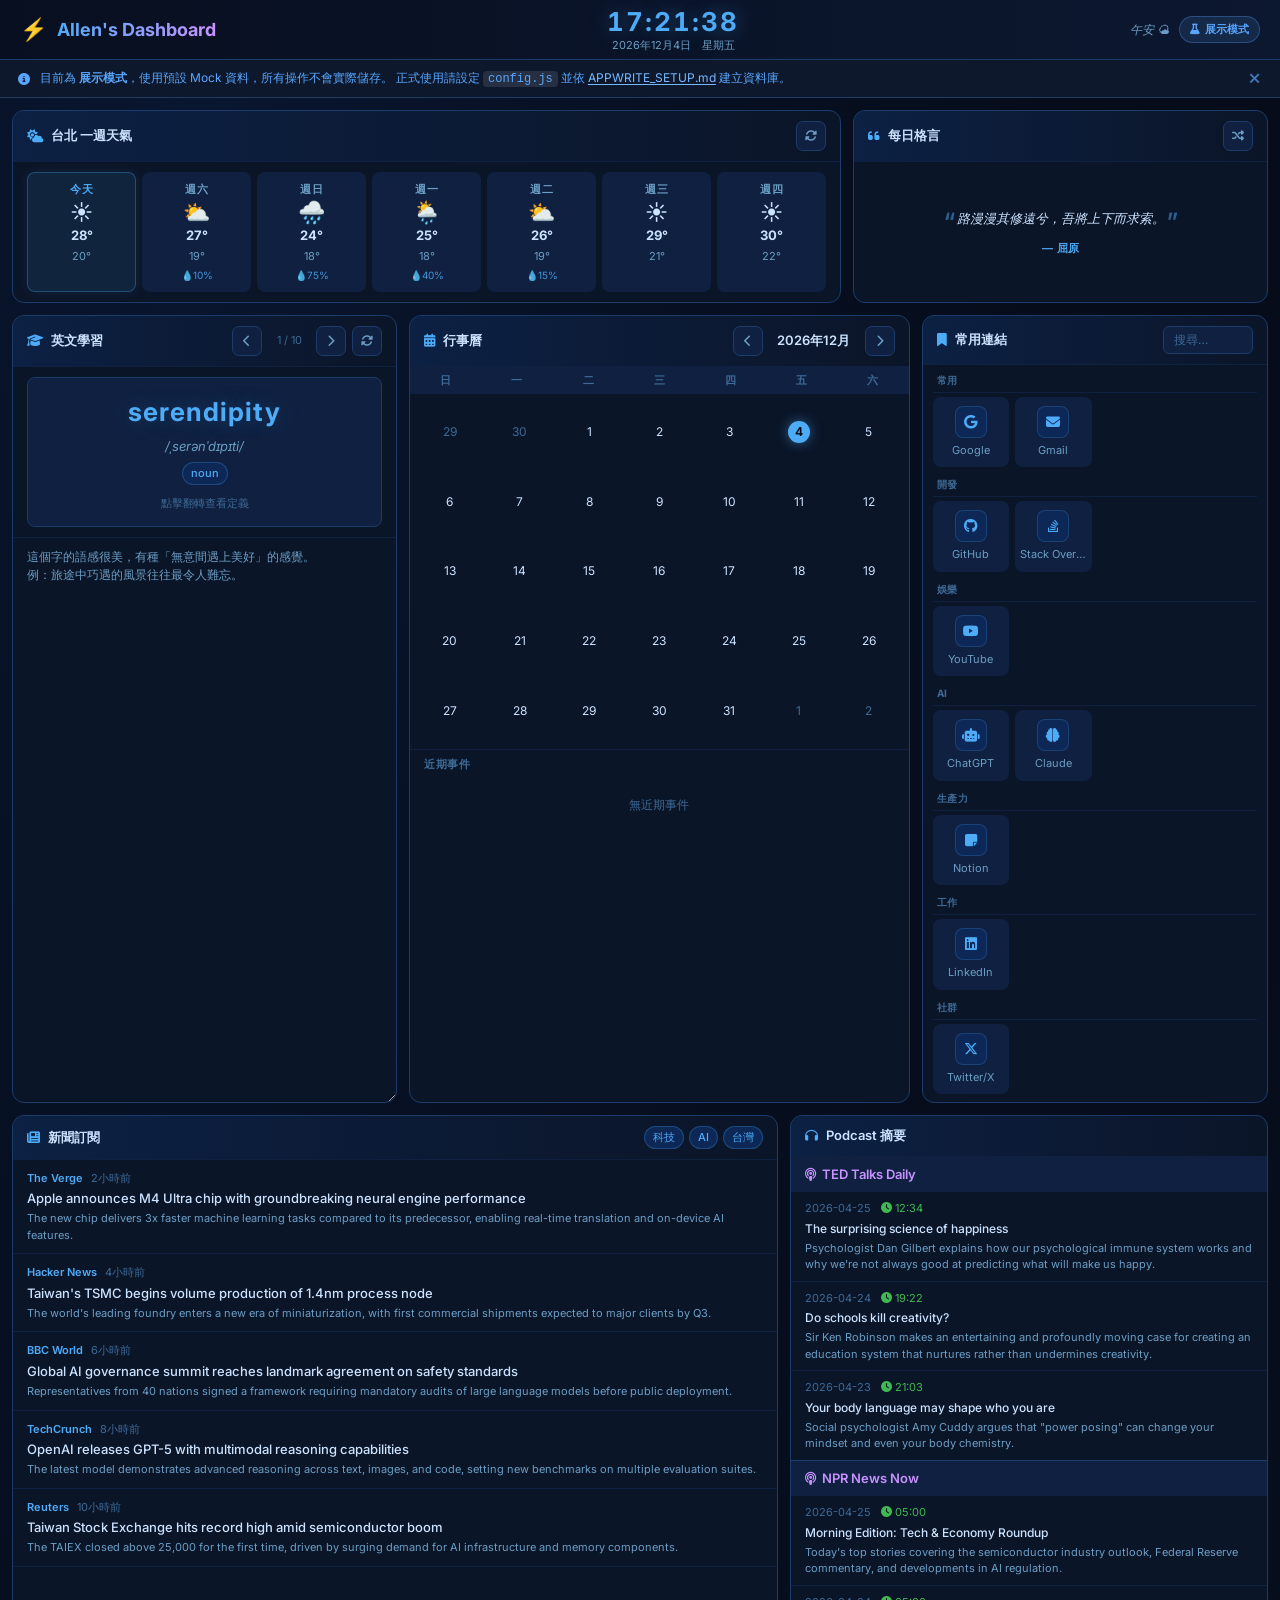
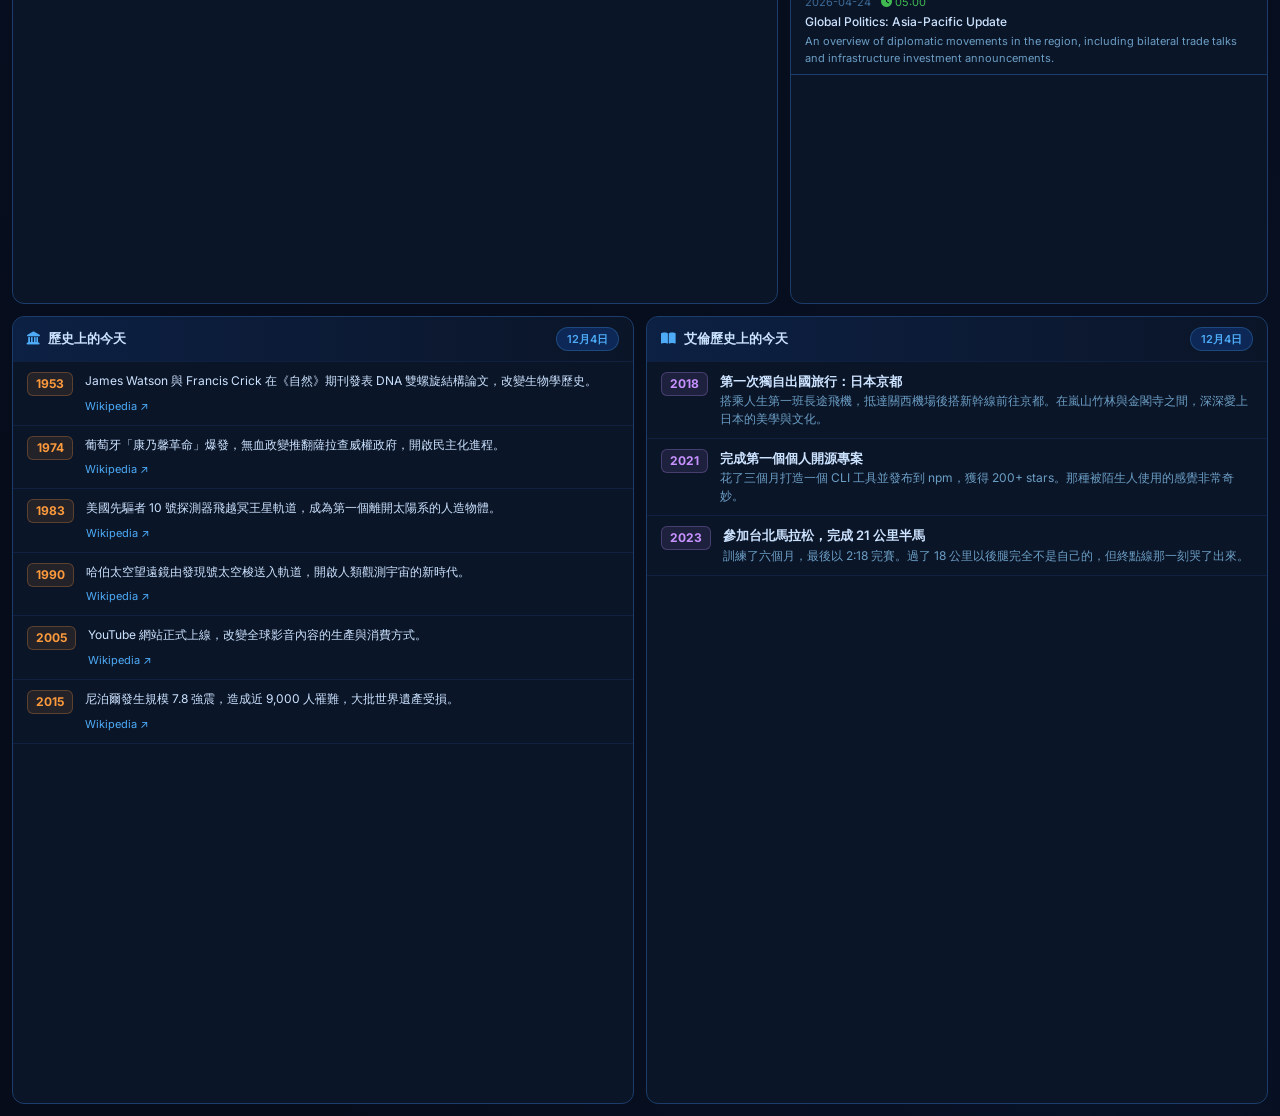
<file: demo.html>
<!DOCTYPE html>
<html lang="zh-TW">
<head>
  <meta charset="UTF-8" />
  <meta name="viewport" content="width=device-width, initial-scale=1.0" />
  <title>Allen's Dashboard — 展示模式</title>
  <link rel="stylesheet" href="style.css" />
  <link rel="preconnect" href="https://fonts.googleapis.com" />
  <link href="https://fonts.googleapis.com/css2?family=Inter:wght@300;400;500;600;700&display=swap" rel="stylesheet" />
  <link rel="stylesheet" href="https://cdnjs.cloudflare.com/ajax/libs/font-awesome/6.5.0/css/all.min.css" />
  <style>
    .db-demo {
      background: rgba(88,166,255,.12);
      color: #58a6ff;
      border-color: rgba(88,166,255,.3);
    }
    .demo-banner {
      display: flex;
      align-items: center;
      gap: 10px;
      padding: 8px 18px;
      background: rgba(88,166,255,.08);
      border-bottom: 1px solid rgba(88,166,255,.25);
      font-size: 12px;
      color: #58a6ff;
      flex-shrink: 0;
    }
    .demo-banner a {
      color: #79b8ff;
      text-decoration: underline;
      text-underline-offset: 2px;
    }
    .demo-banner-close {
      margin-left: auto;
      background: none;
      border: none;
      cursor: pointer;
      color: #58a6ff;
      font-size: 14px;
      opacity: .7;
    }
    .demo-banner-close:hover { opacity: 1; }
  </style>
</head>
<body>
<div id="app">

  <!-- ── HEADER ── -->
  <header class="header">
    <div class="header-brand">
      <span class="brand-bolt">⚡</span>
      <h1>Allen's Dashboard</h1>
    </div>
    <div class="header-clock">
      <div class="clock-time" id="clock">--:--:--</div>
      <div class="clock-date" id="dateInfo">載入中...</div>
    </div>
    <div class="header-right">
      <span class="greeting" id="greeting"></span>
      <span class="db-badge db-demo" title="展示模式：使用預設資料">
        <i class="fas fa-flask"></i> <span>展示模式</span>
      </span>
    </div>
  </header>

  <!-- 展示模式提示列 -->
  <div class="demo-banner" id="demoBanner">
    <i class="fas fa-circle-info"></i>
    <span>目前為 <strong>展示模式</strong>，使用預設 Mock 資料，所有操作不會實際儲存。
      正式使用請設定 <code style="background:rgba(255,255,255,.1);padding:1px 5px;border-radius:4px">config.js</code>
      並依 <a href="APPWRITE_SETUP.md" target="_blank">APPWRITE_SETUP.md</a> 建立資料庫。
    </span>
    <button class="demo-banner-close" onclick="this.parentElement.style.display='none'">✕</button>
  </div>

  <!-- ── MAIN GRID ── -->
  <main class="dashboard">

    <!-- ROW 0 : Weather ｜ Quote -->
    <div class="row row-strip">

      <!-- Weather (demo: mock data) -->
      <section class="card card-weather">
        <div class="card-header">
          <span class="card-title"><i class="fas fa-cloud-sun"></i> <span id="weatherCity">台北 一週天氣</span></span>
          <div class="card-actions">
            <button class="ibtn" id="refreshWeatherBtn" title="重新整理天氣"><i class="fas fa-sync-alt"></i></button>
          </div>
        </div>
        <div class="weather-body" id="weatherBody"></div>
      </section>

      <!-- Daily Quote -->
      <section class="card card-quote">
        <div class="card-header">
          <span class="card-title"><i class="fas fa-quote-left"></i> 每日格言</span>
          <div class="card-actions">
            <button class="ibtn" id="nextQuoteBtn" title="換一則"><i class="fas fa-shuffle"></i></button>
          </div>
        </div>
        <div class="quote-body" id="quoteBody"></div>
      </section>

    </div><!-- /row-strip -->

    <!-- ROW 1 : English ｜ Calendar ｜ Links -->
    <div class="row row-top">

      <!-- English Learning -->
      <section class="card card-english">
        <div class="card-header">
          <span class="card-title"><i class="fas fa-graduation-cap"></i> 英文學習</span>
          <div class="card-actions">
            <button class="ibtn" id="prevWord" title="上一個"><i class="fas fa-chevron-left"></i></button>
            <span class="word-idx" id="wordIdx">1 / 10</span>
            <button class="ibtn" id="nextWord" title="下一個"><i class="fas fa-chevron-right"></i></button>
            <button class="ibtn" id="flipCard" title="翻轉卡片"><i class="fas fa-rotate"></i></button>
          </div>
        </div>
        <div class="flashcard" id="flashcard">
          <div class="fc-inner" id="fcInner">
            <div class="fc-front">
              <div class="fc-word" id="fcWord">serendipity</div>
              <div class="fc-phonetic" id="fcPhonetic">/ˌserənˈdɪpɪti/</div>
              <div class="fc-pos" id="fcPos">noun</div>
              <div class="fc-hint">點擊翻轉查看定義</div>
            </div>
            <div class="fc-back">
              <div class="fc-def" id="fcDef">The occurrence of finding pleasant things by chance.</div>
              <div class="fc-ex" id="fcEx">"It was pure serendipity that led me to my dream job."</div>
            </div>
          </div>
        </div>
        <textarea class="word-notes" id="wordNotes" placeholder="📝 學習筆記（展示模式不儲存）…">這個字的語感很美，有種「無意間遇上美好」的感覺。
例：旅途中巧遇的風景往往最令人難忘。</textarea>
      </section>

      <!-- Calendar -->
      <section class="card card-calendar">
        <div class="card-header">
          <span class="card-title"><i class="fas fa-calendar-alt"></i> 行事曆</span>
          <div class="card-actions">
            <button class="ibtn" id="prevMonth"><i class="fas fa-chevron-left"></i></button>
            <span class="month-lbl" id="monthLbl"></span>
            <button class="ibtn" id="nextMonth"><i class="fas fa-chevron-right"></i></button>
          </div>
        </div>
        <div class="cal-weekdays">
          <span>日</span><span>一</span><span>二</span><span>三</span><span>四</span><span>五</span><span>六</span>
        </div>
        <div class="cal-days" id="calDays"></div>
        <div class="upcoming-hd">近期事件</div>
        <div class="upcoming-list" id="upcomingList"></div>
      </section>

      <!-- Quick Links -->
      <section class="card card-links">
        <div class="card-header">
          <span class="card-title"><i class="fas fa-bookmark"></i> 常用連結</span>
          <div class="card-actions">
            <input type="text" id="linkFilter" placeholder="搜尋…" class="mini-search" />
          </div>
        </div>
        <div class="links-body" id="linksBody"></div>
      </section>

    </div><!-- /row-top -->

    <!-- ROW 2 : News ｜ Podcast -->
    <div class="row row-bottom">

      <!-- News Feed -->
      <section class="card card-news">
        <div class="card-header">
          <span class="card-title"><i class="fas fa-newspaper"></i> 新聞訂閱</span>
          <div class="card-actions">
            <div class="kw-bar" id="kwBar">
              <span class="kw-tag">科技</span>
              <span class="kw-tag">AI</span>
              <span class="kw-tag">台灣</span>
            </div>
          </div>
        </div>
        <div class="news-body" id="newsBody"></div>
      </section>

      <!-- Podcast -->
      <section class="card card-podcast">
        <div class="card-header">
          <span class="card-title"><i class="fas fa-headphones"></i> Podcast 摘要</span>
        </div>
        <div class="podcast-body" id="podcastBody"></div>
      </section>

    </div><!-- /row-bottom -->

    <!-- ROW 3 : 歷史上的今天 ｜ 艾倫歷史上的今天 -->
    <div class="row row-history">

      <!-- World History -->
      <section class="card card-world-history">
        <div class="card-header">
          <span class="card-title"><i class="fas fa-landmark"></i> 歷史上的今天</span>
          <div class="card-actions">
            <span class="date-badge" id="historyDateBadge"></span>
          </div>
        </div>
        <div class="history-body" id="worldHistoryBody"></div>
      </section>

      <!-- Personal History -->
      <section class="card card-personal-history">
        <div class="card-header">
          <span class="card-title"><i class="fas fa-book-open"></i> 艾倫歷史上的今天</span>
          <div class="card-actions">
            <span class="date-badge" id="phDateBadge"></span>
          </div>
        </div>
        <div class="personal-history-body" id="personalHistoryBody"></div>
      </section>

    </div><!-- /row-history -->

  </main>
</div><!-- /#app -->

<script>
'use strict';

// ─── MOCK DATA ───────────────────────────────────────────────────────────────

const VOCAB = [
  { word:'serendipity',   phonetic:'/ˌserənˈdɪpɪti/',  pos:'noun',      def:'The occurrence of finding pleasant things by chance.',                       ex:'It was pure serendipity that led me to my dream job.' },
  { word:'ephemeral',     phonetic:'/ɪˈfemərəl/',       pos:'adjective', def:'Lasting for a very short time; transitory.',                                 ex:'The ephemeral beauty of cherry blossoms makes them precious.' },
  { word:'resilience',    phonetic:'/rɪˈzɪliəns/',      pos:'noun',      def:'The capacity to recover quickly from difficulties.',                         ex:'Her resilience in the face of adversity was truly inspiring.' },
  { word:'eloquent',      phonetic:'/ˈeləkwənt/',       pos:'adjective', def:'Fluent or persuasive in speaking or writing.',                               ex:'He gave an eloquent speech that moved the entire audience.' },
  { word:'tenacious',     phonetic:'/tɪˈneɪʃəs/',       pos:'adjective', def:'Tending to keep a firm hold; persistent.',                                   ex:'She was tenacious in pursuing her goals despite obstacles.' },
  { word:'meticulous',    phonetic:'/mɪˈtɪkjʊləs/',    pos:'adjective', def:'Showing great attention to detail; very careful.',                           ex:'His meticulous notes made revision much easier.' },
  { word:'ubiquitous',    phonetic:'/juːˈbɪkwɪtəs/',   pos:'adjective', def:'Present, appearing, or found everywhere.',                                   ex:'Smartphones have become ubiquitous in modern life.' },
  { word:'paradigm',      phonetic:'/ˈpærədaɪm/',       pos:'noun',      def:'A typical example or pattern; a model.',                                     ex:'The internet created a new paradigm for communication.' },
  { word:'perseverance',  phonetic:'/ˌpɜːsɪˈvɪərəns/', pos:'noun',      def:'Continued effort despite difficulty or delay.',                              ex:'Perseverance is the key to mastering any skill.' },
  { word:'sagacious',     phonetic:'/səˈɡeɪʃəs/',       pos:'adjective', def:'Having or showing keen mental discernment and good judgement.',              ex:'A sagacious investor avoids emotional decisions.' },
];

const MOCK_EVENTS = [
  { id:'e1', title:'團隊週會',         date:'2026-04-25', time:'10:00', note:'準備進度報告',   color:'#58a6ff' },
  { id:'e2', title:'專案截止日',       date:'2026-04-28', time:'18:00', note:'記得備份程式碼', color:'#f85149' },
  { id:'e3', title:'勞動節假期',       date:'2026-05-01', time:'',      note:'',               color:'#3fb950' },
  { id:'e4', title:'季度成果發表',     date:'2026-05-08', time:'14:00', note:'準備簡報',       color:'#bc8cff' },
  { id:'e5', title:'英文讀書會',       date:'2026-05-15', time:'19:30', note:'本週主題：TED',  color:'#d29922' },
  { id:'e6', title:'健康檢查',         date:'2026-05-22', time:'09:00', note:'記得空腹',       color:'#f0883e' },
];

const MOCK_LINKS = [
  { name:'Google',         url:'https://www.google.com',    cat:'常用',  icon:'fab fa-google' },
  { name:'Gmail',          url:'https://mail.google.com',   cat:'常用',  icon:'fas fa-envelope' },
  { name:'GitHub',         url:'https://github.com',        cat:'開發',  icon:'fab fa-github' },
  { name:'Stack Overflow', url:'https://stackoverflow.com', cat:'開發',  icon:'fab fa-stack-overflow' },
  { name:'YouTube',        url:'https://www.youtube.com',   cat:'娛樂',  icon:'fab fa-youtube' },
  { name:'ChatGPT',        url:'https://chat.openai.com',   cat:'AI',    icon:'fas fa-robot' },
  { name:'Claude',         url:'https://claude.ai',         cat:'AI',    icon:'fas fa-brain' },
  { name:'Notion',         url:'https://notion.so',         cat:'生產力', icon:'fas fa-sticky-note' },
  { name:'LinkedIn',       url:'https://linkedin.com',      cat:'工作',  icon:'fab fa-linkedin' },
  { name:'Twitter/X',      url:'https://x.com',             cat:'社群',  icon:'fab fa-x-twitter' },
];

const MOCK_NEWS = [
  {
    source:'The Verge', date:'2小時前',
    title:'Apple announces M4 Ultra chip with groundbreaking neural engine performance',
    desc:'The new chip delivers 3x faster machine learning tasks compared to its predecessor, enabling real-time translation and on-device AI features.',
    url:'#'
  },
  {
    source:'Hacker News', date:'4小時前',
    title:'Taiwan\'s TSMC begins volume production of 1.4nm process node',
    desc:'The world\'s leading foundry enters a new era of miniaturization, with first commercial shipments expected to major clients by Q3.',
    url:'#'
  },
  {
    source:'BBC World', date:'6小時前',
    title:'Global AI governance summit reaches landmark agreement on safety standards',
    desc:'Representatives from 40 nations signed a framework requiring mandatory audits of large language models before public deployment.',
    url:'#'
  },
  {
    source:'TechCrunch', date:'8小時前',
    title:'OpenAI releases GPT-5 with multimodal reasoning capabilities',
    desc:'The latest model demonstrates advanced reasoning across text, images, and code, setting new benchmarks on multiple evaluation suites.',
    url:'#'
  },
  {
    source:'Reuters', date:'10小時前',
    title:'Taiwan Stock Exchange hits record high amid semiconductor boom',
    desc:'The TAIEX closed above 25,000 for the first time, driven by surging demand for AI infrastructure and memory components.',
    url:'#'
  },
];

const MOCK_PODCASTS = [
  {
    name: 'TED Talks Daily',
    episodes: [
      { title:'The surprising science of happiness', date:'2026-04-25', duration:'12:34', desc:'Psychologist Dan Gilbert explains how our psychological immune system works and why we\'re not always good at predicting what will make us happy.' },
      { title:'Do schools kill creativity?', date:'2026-04-24', duration:'19:22', desc:'Sir Ken Robinson makes an entertaining and profoundly moving case for creating an education system that nurtures rather than undermines creativity.' },
      { title:'Your body language may shape who you are', date:'2026-04-23', duration:'21:03', desc:'Social psychologist Amy Cuddy argues that "power posing" can change your mindset and even your body chemistry.' },
    ]
  },
  {
    name: 'NPR News Now',
    episodes: [
      { title:'Morning Edition: Tech & Economy Roundup', date:'2026-04-25', duration:'05:00', desc:'Today\'s top stories covering the semiconductor industry outlook, Federal Reserve commentary, and developments in AI regulation.' },
      { title:'Global Politics: Asia-Pacific Update',    date:'2026-04-24', duration:'05:00', desc:'An overview of diplomatic movements in the region, including bilateral trade talks and infrastructure investment announcements.' },
    ]
  },
];

const MOCK_WORLD_HISTORY = [
  { year: 1953, text: 'James Watson 與 Francis Crick 在《自然》期刊發表 DNA 雙螺旋結構論文，改變生物學歷史。', link: 'https://en.wikipedia.org/wiki/Nucleic_acid_double_helix' },
  { year: 1974, text: '葡萄牙「康乃馨革命」爆發，無血政變推翻薩拉查威權政府，開啟民主化進程。', link: 'https://en.wikipedia.org/wiki/Carnation_Revolution' },
  { year: 1983, text: '美國先驅者 10 號探測器飛越冥王星軌道，成為第一個離開太陽系的人造物體。', link: 'https://en.wikipedia.org/wiki/Pioneer_10' },
  { year: 1990, text: '哈伯太空望遠鏡由發現號太空梭送入軌道，開啟人類觀測宇宙的新時代。', link: 'https://en.wikipedia.org/wiki/Hubble_Space_Telescope' },
  { year: 2005, text: 'YouTube 網站正式上線，改變全球影音內容的生產與消費方式。', link: 'https://en.wikipedia.org/wiki/YouTube' },
  { year: 2015, text: '尼泊爾發生規模 7.8 強震，造成近 9,000 人罹難，大批世界遺產受損。', link: 'https://en.wikipedia.org/wiki/2015_Nepal_earthquake' },
];

const MOCK_PERSONAL_HISTORY = [
  { year: 2018, title: '第一次獨自出國旅行：日本京都', desc: '搭乘人生第一班長途飛機，抵達關西機場後搭新幹線前往京都。在嵐山竹林與金閣寺之間，深深愛上日本的美學與文化。' },
  { year: 2021, title: '完成第一個個人開源專案', desc: '花了三個月打造一個 CLI 工具並發布到 npm，獲得 200+ stars。那種被陌生人使用的感覺非常奇妙。' },
  { year: 2023, title: '參加台北馬拉松，完成 21 公里半馬', desc: '訓練了六個月，最後以 2:18 完賽。過了 18 公里以後腿完全不是自己的，但終點線那一刻哭了出來。' },
];

// ─── CLOCK ───────────────────────────────────────────────────────────────────

const WEEKDAYS = ['日','一','二','三','四','五','六'];
const MONTHS_ZH = ['一月','二月','三月','四月','五月','六月','七月','八月','九月','十月','十一月','十二月'];

function updateClock() {
  const now = new Date();
  const h = String(now.getHours()).padStart(2,'0');
  const m = String(now.getMinutes()).padStart(2,'0');
  const s = String(now.getSeconds()).padStart(2,'0');
  document.getElementById('clock').textContent = `${h}:${m}:${s}`;

  const dateStr = `${now.getFullYear()}年${now.getMonth()+1}月${now.getDate()}日　星期${WEEKDAYS[now.getDay()]}`;
  document.getElementById('dateInfo').textContent = dateStr;

  const hr = now.getHours();
  const greet = hr < 6 ? '深夜好' : hr < 12 ? '早安 ☀️' : hr < 18 ? '午安 🌤' : '晚安 🌙';
  document.getElementById('greeting').textContent = greet;
}

setInterval(updateClock, 1000);
updateClock();

// ─── FLASHCARD ───────────────────────────────────────────────────────────────

let wordIdx = 0;

function renderWord(idx) {
  const v = VOCAB[idx];
  document.getElementById('fcWord').textContent     = v.word;
  document.getElementById('fcPhonetic').textContent = v.phonetic;
  document.getElementById('fcPos').textContent      = v.pos;
  document.getElementById('fcDef').textContent      = v.def;
  document.getElementById('fcEx').textContent       = `"${v.ex}"`;
  document.getElementById('wordIdx').textContent    = `${idx + 1} / ${VOCAB.length}`;
  document.getElementById('flashcard').classList.remove('flipped');
}

document.getElementById('flashcard').addEventListener('click', () => {
  document.getElementById('flashcard').classList.toggle('flipped');
});
document.getElementById('flipCard').addEventListener('click', () => {
  document.getElementById('flashcard').classList.toggle('flipped');
});
document.getElementById('prevWord').addEventListener('click', () => {
  wordIdx = (wordIdx - 1 + VOCAB.length) % VOCAB.length;
  renderWord(wordIdx);
});
document.getElementById('nextWord').addEventListener('click', () => {
  wordIdx = (wordIdx + 1) % VOCAB.length;
  renderWord(wordIdx);
});

renderWord(0);

// ─── CALENDAR ────────────────────────────────────────────────────────────────

const today = new Date();
let calYear  = today.getFullYear();
let calMonth = today.getMonth();

function renderCalendar() {
  document.getElementById('monthLbl').textContent = `${calYear}年${calMonth + 1}月`;

  const firstDay = new Date(calYear, calMonth, 1).getDay();
  const daysInMonth = new Date(calYear, calMonth + 1, 0).getDate();
  const daysInPrev  = new Date(calYear, calMonth, 0).getDate();

  const grid = document.getElementById('calDays');
  grid.innerHTML = '';

  const total = Math.ceil((firstDay + daysInMonth) / 7) * 7;

  for (let i = 0; i < total; i++) {
    const cell = document.createElement('div');
    cell.className = 'cal-day';

    let day, isCurrentMonth = true;
    if (i < firstDay) {
      day = daysInPrev - firstDay + i + 1;
      isCurrentMonth = false;
      cell.classList.add('other-month');
    } else if (i >= firstDay + daysInMonth) {
      day = i - firstDay - daysInMonth + 1;
      isCurrentMonth = false;
      cell.classList.add('other-month');
    } else {
      day = i - firstDay + 1;
    }

    if (isCurrentMonth && day === today.getDate() && calMonth === today.getMonth() && calYear === today.getFullYear()) {
      cell.classList.add('today');
    }

    const dateStr = `${calYear}-${String(calMonth+1).padStart(2,'0')}-${String(day).padStart(2,'0')}`;
    const eventsOnDay = MOCK_EVENTS.filter(e => e.date === dateStr);

    const numEl = document.createElement('div');
    numEl.className = 'day-num';
    numEl.textContent = day;
    cell.appendChild(numEl);

    if (eventsOnDay.length) {
      const dots = document.createElement('div');
      dots.className = 'day-dots';
      eventsOnDay.slice(0, 3).forEach(ev => {
        const dot = document.createElement('div');
        dot.className = 'day-dot';
        dot.style.background = ev.color;
        dots.appendChild(dot);
      });
      cell.appendChild(dots);
    }

    grid.appendChild(cell);
  }

  renderUpcoming();
}

function renderUpcoming() {
  const now = new Date();
  const nowStr = now.toISOString().slice(0, 10);
  const upcoming = MOCK_EVENTS
    .filter(e => e.date >= nowStr)
    .sort((a, b) => a.date.localeCompare(b.date))
    .slice(0, 5);

  const ul = document.getElementById('upcomingList');
  if (!upcoming.length) { ul.innerHTML = '<span class="empty">無近期事件</span>'; return; }

  ul.innerHTML = upcoming.map(ev => {
    const d = new Date(ev.date + 'T00:00:00');
    const label = `${d.getMonth()+1}/${d.getDate()}（${WEEKDAYS[d.getDay()]}）${ev.time ? ' ' + ev.time : ''}`;
    return `<div class="event-row">
      <div class="event-color-bar" style="background:${ev.color}"></div>
      <div class="event-info">
        <div class="event-title-txt">${ev.title}</div>
        <div class="event-date-txt">${label}</div>
      </div>
    </div>`;
  }).join('');
}

document.getElementById('prevMonth').addEventListener('click', () => {
  calMonth--; if (calMonth < 0) { calMonth = 11; calYear--; }
  renderCalendar();
});
document.getElementById('nextMonth').addEventListener('click', () => {
  calMonth++; if (calMonth > 11) { calMonth = 0; calYear++; }
  renderCalendar();
});

renderCalendar();

// ─── LINKS ────────────────────────────────────────────────────────────────────

function renderLinks(filter) {
  const q = (filter || '').toLowerCase();
  const filtered = MOCK_LINKS.filter(l =>
    l.name.toLowerCase().includes(q) || l.cat.toLowerCase().includes(q)
  );

  const byCategory = {};
  filtered.forEach(l => {
    (byCategory[l.cat] = byCategory[l.cat] || []).push(l);
  });

  const body = document.getElementById('linksBody');
  if (!filtered.length) { body.innerHTML = '<div class="empty">無符合結果</div>'; return; }

  body.innerHTML = Object.entries(byCategory).map(([cat, items]) => `
    <div>
      <div class="link-cat-name">${cat}</div>
      <div class="link-items">
        ${items.map(l => `
          <div class="link-item">
            <a href="${l.url}" target="_blank" rel="noopener">
              <div class="link-icon"><i class="${l.icon}"></i></div>
              <div class="link-name">${l.name}</div>
            </a>
          </div>
        `).join('')}
      </div>
    </div>
  `).join('');
}

document.getElementById('linkFilter').addEventListener('input', e => renderLinks(e.target.value));
renderLinks('');

// ─── NEWS ─────────────────────────────────────────────────────────────────────

function renderNews() {
  document.getElementById('newsBody').innerHTML = MOCK_NEWS.map(n => `
    <div class="news-item">
      <div class="news-content">
        <div class="news-meta">
          <span class="news-source">${n.source}</span>
          <span class="news-date">${n.date}</span>
        </div>
        <a class="news-title" href="${n.url}" target="_blank" rel="noopener">${n.title}</a>
        <div class="news-desc">${n.desc}</div>
      </div>
    </div>
  `).join('');
}

renderNews();

// ─── PODCAST ─────────────────────────────────────────────────────────────────

function renderPodcast() {
  document.getElementById('podcastBody').innerHTML = MOCK_PODCASTS.map(pod => `
    <div class="podcast-section">
      <div class="podcast-hd-row">
        <div class="podcast-name"><i class="fas fa-podcast"></i> ${pod.name}</div>
      </div>
      ${pod.episodes.map(ep => `
        <div class="episode-item">
          <div class="ep-meta">
            <span class="ep-date">${ep.date}</span>
            <span class="ep-duration"><i class="fas fa-clock"></i> ${ep.duration}</span>
          </div>
          <a class="ep-title" href="#" onclick="return false">${ep.title}</a>
          <div class="ep-desc">${ep.desc}</div>
        </div>
      `).join('')}
    </div>
  `).join('');
}

renderPodcast();

// ─── WEATHER (demo mock) ──────────────────────────────────────────────────────

const MOCK_WEATHER = [
  { name:'今天', icon:'☀️', hi:28, lo:20, rain:0 },
  { name:'週二', icon:'⛅', hi:27, lo:19, rain:10 },
  { name:'週三', icon:'🌧️', hi:24, lo:18, rain:75 },
  { name:'週四', icon:'🌦️', hi:25, lo:18, rain:40 },
  { name:'週五', icon:'⛅', hi:26, lo:19, rain:15 },
  { name:'週六', icon:'☀️', hi:29, lo:21, rain:0 },
  { name:'週日', icon:'☀️', hi:30, lo:22, rain:0 },
];

(function renderDemoWeather() {
  const body = document.getElementById('weatherBody');
  if (!body) return;
  const now = new Date();
  const days = ['日','一','二','三','四','五','六'];
  const todayName = '今天';
  MOCK_WEATHER.forEach((d, i) => {
    if (i > 0) {
      const dt = new Date(now);
      dt.setDate(dt.getDate() + i);
      d.name = '週' + days[dt.getDay()];
    }
  });
  body.innerHTML = `<div class="weather-days">${
    MOCK_WEATHER.map((d,i) => `
      <div class="weather-day${i===0?' today':''}">
        <div class="wd-name">${d.name}</div>
        <div class="wd-icon">${d.icon}</div>
        <div class="wd-hi">${d.hi}°</div>
        <div class="wd-lo">${d.lo}°</div>
        ${d.rain>0 ? `<div class="wd-rain">💧${d.rain}%</div>` : ''}
      </div>`).join('')
  }</div>`;
})();

// ─── QUOTE ────────────────────────────────────────────────────────────────────

const DEMO_QUOTES = [
  { text: '成功是努力、勇氣，以及失敗後一次次重新站起來的結果。', author: '溫斯頓·邱吉爾' },
  { text: '你的時間有限，所以不要浪費時間活在別人的生命裡。', author: '賈伯斯' },
  { text: '不要等到完美，開始行動，邊做邊調整。', author: '里德·霍夫曼' },
  { text: '學而不思則罔，思而不學則殆。', author: '孔子' },
  { text: '每一個不曾起舞的日子，都是對生命的辜負。', author: '尼采' },
  { text: '卓越不是行為，而是習慣。', author: '亞里斯多德' },
  { text: '最好的投資，是投資自己。', author: '沃倫·巴菲特' },
  { text: '知識是唯一在分享時會增長的資源。', author: '路易斯·艾倫' },
  { text: '路漫漫其修遠兮，吾將上下而求索。', author: '屈原' },
  { text: '你必須成為你希望在這個世界上看到的改變。', author: '甘地' },
];

(function() {
  const now = new Date();
  const doy = Math.floor((now - new Date(now.getFullYear(), 0, 0)) / 86400000);
  let idx = doy % DEMO_QUOTES.length;

  function render() {
    const q = DEMO_QUOTES[idx];
    const body = document.getElementById('quoteBody');
    if (body) body.innerHTML = `<div class="quote-text">${q.text}</div><div class="quote-author">— ${q.author}</div>`;
  }
  render();
  document.getElementById('nextQuoteBtn')?.addEventListener('click', () => {
    idx = (idx + 1) % DEMO_QUOTES.length;
    render();
  });
})();

// ─── WORLD HISTORY ────────────────────────────────────────────────────────────

function renderWorldHistory() {
  const now = new Date();
  const mm  = String(now.getMonth() + 1).padStart(2, '0');
  const dd  = String(now.getDate()).padStart(2, '0');
  document.getElementById('historyDateBadge').textContent = `${now.getMonth()+1}月${now.getDate()}日`;

  document.getElementById('worldHistoryBody').innerHTML = MOCK_WORLD_HISTORY.map(h => `
    <div class="history-item">
      <div class="history-year">${h.year}</div>
      <div class="history-content">
        <div class="history-text">${h.text}</div>
        ${h.link ? `<a class="history-link" href="${h.link}" target="_blank" rel="noopener">Wikipedia ↗</a>` : ''}
      </div>
    </div>
  `).join('');
}

renderWorldHistory();

// ─── PERSONAL HISTORY ─────────────────────────────────────────────────────────

function renderPersonalHistory() {
  const now = new Date();
  document.getElementById('phDateBadge').textContent = `${now.getMonth()+1}月${now.getDate()}日`;

  document.getElementById('personalHistoryBody').innerHTML = MOCK_PERSONAL_HISTORY.map(p => `
    <div class="ph-item">
      <div class="ph-year">${p.year}</div>
      <div class="ph-content">
        <div class="ph-title">${p.title}</div>
        ${p.desc ? `<div class="ph-desc">${p.desc}</div>` : ''}
      </div>
    </div>
  `).join('');
}

renderPersonalHistory();
</script>
</body>
</html>
</file>
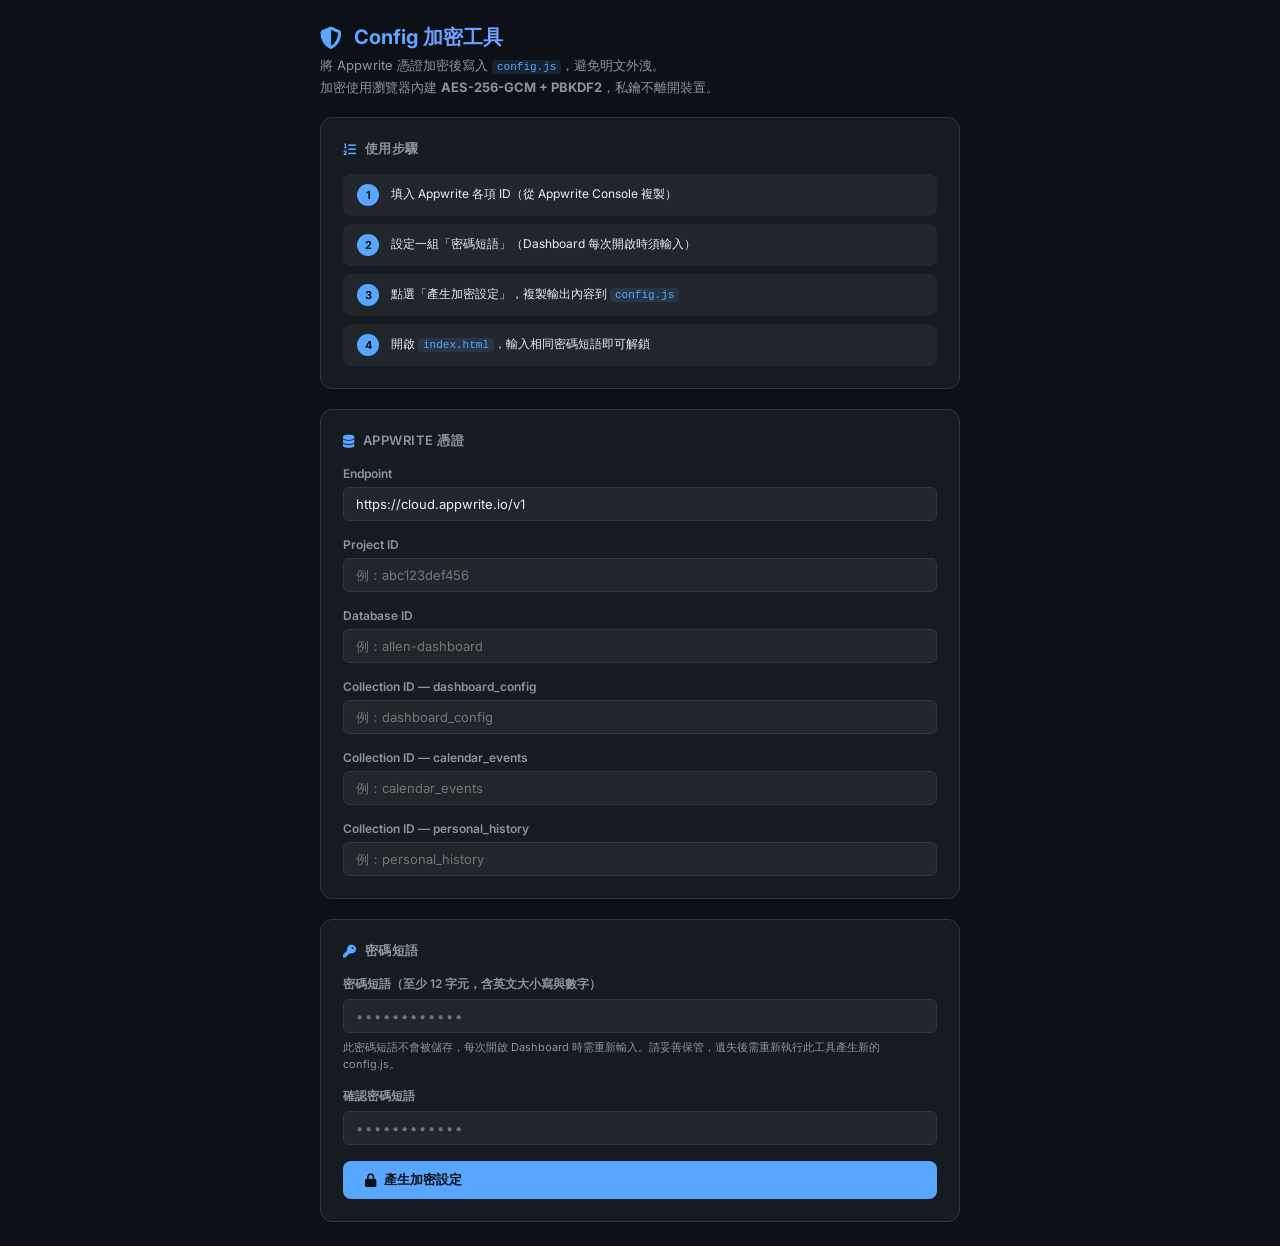
<file: setup.html>
<!DOCTYPE html>
<html lang="zh-TW">
<head>
  <meta charset="UTF-8" />
  <meta name="viewport" content="width=device-width, initial-scale=1.0" />
  <title>Allen Dashboard — 設定加密工具</title>
  <link rel="preconnect" href="https://fonts.googleapis.com" />
  <link href="https://fonts.googleapis.com/css2?family=Inter:wght@300;400;500;600;700&display=swap" rel="stylesheet" />
  <link rel="stylesheet" href="https://cdnjs.cloudflare.com/ajax/libs/font-awesome/6.5.0/css/all.min.css" />
  <script src="crypto.js"></script>
  <style>
    :root {
      --bg:      #0d1117; --card:    #161b22; --elev:   #21262d;
      --border:  #30363d; --text:    #e6edf3; --muted:  #8b949e;
      --blue:    #58a6ff; --green:   #3fb950; --red:    #f85149;
      --purple:  #bc8cff; --yellow:  #d29922;
    }
    *, *::before, *::after { box-sizing: border-box; margin: 0; padding: 0; }
    body {
      font-family: 'Inter', sans-serif;
      background: var(--bg); color: var(--text);
      min-height: 100vh; display: flex; align-items: center; justify-content: center;
      padding: 24px; font-size: 14px;
    }
    .container { width: 100%; max-width: 640px; display: flex; flex-direction: column; gap: 20px; }

    .page-title {
      display: flex; align-items: center; gap: 12px;
      font-size: 20px; font-weight: 700;
      background: linear-gradient(90deg, var(--blue), var(--purple));
      -webkit-background-clip: text; -webkit-text-fill-color: transparent;
    }
    .page-title i { -webkit-text-fill-color: var(--blue); font-size: 22px; }
    .page-sub { font-size: 13px; color: var(--muted); margin-top: 4px; line-height: 1.6; }

    .card {
      background: var(--card); border: 1px solid var(--border);
      border-radius: 12px; padding: 22px; display: flex; flex-direction: column; gap: 16px;
    }
    .card-title {
      font-size: 13px; font-weight: 600; color: var(--muted);
      text-transform: uppercase; letter-spacing: .5px;
      display: flex; align-items: center; gap: 8px;
    }
    .card-title i { color: var(--blue); }

    .field { display: flex; flex-direction: column; gap: 6px; }
    label  { font-size: 12px; font-weight: 600; color: var(--muted); }
    input, textarea {
      width: 100%; padding: 8px 12px;
      background: var(--elev); border: 1px solid var(--border);
      border-radius: 6px; color: var(--text); font: inherit; font-size: 13px;
      transition: border-color .15s;
    }
    input:focus, textarea:focus { outline: none; border-color: var(--blue); }
    input[type="password"] { letter-spacing: 2px; }
    textarea { min-height: 70px; resize: vertical; font-family: monospace; font-size: 12px; }
    .hint { font-size: 11px; color: var(--muted); line-height: 1.5; }

    .btn {
      padding: 10px 22px; border-radius: 8px; font: inherit; font-size: 13px;
      font-weight: 600; cursor: pointer; border: none; transition: all .15s;
      display: inline-flex; align-items: center; gap: 8px;
    }
    .btn-primary { background: var(--blue); color: #0d1117; }
    .btn-primary:hover { background: #79b8ff; }
    .btn-primary:disabled { opacity: .5; cursor: not-allowed; }
    .btn-ghost {
      background: var(--elev); border: 1px solid var(--border); color: var(--muted);
    }
    .btn-ghost:hover { color: var(--text); border-color: var(--blue); }

    .output-block {
      background: var(--elev); border: 1px solid var(--border);
      border-radius: 8px; overflow: hidden; display: none;
    }
    .output-hd {
      display: flex; align-items: center; justify-content: space-between;
      padding: 10px 14px; border-bottom: 1px solid var(--border);
      font-size: 12px; font-weight: 600; color: var(--muted);
    }
    .output-hd i { color: var(--green); }
    .copy-btn {
      font-size: 11px; padding: 4px 10px; border-radius: 5px;
      background: var(--card); border: 1px solid var(--border);
      color: var(--muted); cursor: pointer; transition: all .15s;
    }
    .copy-btn:hover { color: var(--blue); border-color: var(--blue); }
    .output-code {
      padding: 14px; font-family: 'Fira Code', 'Consolas', monospace;
      font-size: 12px; line-height: 1.7; color: var(--text);
      white-space: pre; overflow-x: auto;
    }
    .kw-blue   { color: var(--blue); }
    .kw-green  { color: var(--green); }
    .kw-purple { color: var(--purple); }
    .kw-muted  { color: var(--muted); }

    .alert {
      padding: 10px 14px; border-radius: 8px; font-size: 12px;
      display: flex; align-items: center; gap: 8px; display: none;
    }
    .alert-err  { background: rgba(248,81,73,.1);  border: 1px solid rgba(248,81,73,.3);  color: var(--red); }
    .alert-ok   { background: rgba(63,185,80,.1);  border: 1px solid rgba(63,185,80,.3);  color: var(--green); }

    .steps { display: flex; flex-direction: column; gap: 8px; }
    .step  {
      display: flex; gap: 12px; align-items: flex-start;
      padding: 10px 14px; background: var(--elev); border-radius: 8px;
      font-size: 12px; line-height: 1.6;
    }
    .step-num {
      width: 22px; height: 22px; border-radius: 50%; background: var(--blue);
      color: #0d1117; font-weight: 700; font-size: 11px;
      display: flex; align-items: center; justify-content: center; flex-shrink: 0;
    }
    code {
      background: rgba(88,166,255,.12); color: var(--blue);
      padding: 1px 5px; border-radius: 4px; font-family: monospace; font-size: 11px;
    }
  </style>
</head>
<body>
<div class="container">

  <div>
    <div class="page-title"><i class="fas fa-shield-halved"></i> Config 加密工具</div>
    <div class="page-sub">
      將 Appwrite 憑證加密後寫入 <code>config.js</code>，避免明文外洩。<br>
      加密使用瀏覽器內建 <strong>AES-256-GCM + PBKDF2</strong>，私鑰不離開裝置。
    </div>
  </div>

  <!-- Step guide -->
  <div class="card">
    <div class="card-title"><i class="fas fa-list-ol"></i> 使用步驟</div>
    <div class="steps">
      <div class="step"><div class="step-num">1</div><div>填入 Appwrite 各項 ID（從 Appwrite Console 複製）</div></div>
      <div class="step"><div class="step-num">2</div><div>設定一組「密碼短語」（Dashboard 每次開啟時須輸入）</div></div>
      <div class="step"><div class="step-num">3</div><div>點選「產生加密設定」，複製輸出內容到 <code>config.js</code></div></div>
      <div class="step"><div class="step-num">4</div><div>開啟 <code>index.html</code>，輸入相同密碼短語即可解鎖</div></div>
    </div>
  </div>

  <!-- Credentials form -->
  <div class="card">
    <div class="card-title"><i class="fas fa-database"></i> Appwrite 憑證</div>

    <div class="field">
      <label>Endpoint</label>
      <input id="endpoint" type="text" value="https://cloud.appwrite.io/v1" />
    </div>
    <div class="field">
      <label>Project ID</label>
      <input id="projectId" type="text" placeholder="例：abc123def456" />
    </div>
    <div class="field">
      <label>Database ID</label>
      <input id="dbId" type="text" placeholder="例：allen-dashboard" />
    </div>
    <div class="field">
      <label>Collection ID — dashboard_config</label>
      <input id="colConfig" type="text" placeholder="例：dashboard_config" />
    </div>
    <div class="field">
      <label>Collection ID — calendar_events</label>
      <input id="colEvents" type="text" placeholder="例：calendar_events" />
    </div>
    <div class="field">
      <label>Collection ID — personal_history</label>
      <input id="colHistory" type="text" placeholder="例：personal_history" />
    </div>
  </div>

  <!-- Passphrase -->
  <div class="card">
    <div class="card-title"><i class="fas fa-key"></i> 密碼短語</div>
    <div class="field">
      <label>密碼短語（至少 12 字元，含英文大小寫與數字）</label>
      <input id="passphrase" type="password" placeholder="••••••••••••" />
      <div class="hint">此密碼短語不會被儲存，每次開啟 Dashboard 時需重新輸入。請妥善保管，遺失後需重新執行此工具產生新的 config.js。</div>
    </div>
    <div class="field">
      <label>確認密碼短語</label>
      <input id="passphrase2" type="password" placeholder="••••••••••••" />
    </div>

    <div id="alertErr" class="alert alert-err"><i class="fas fa-circle-exclamation"></i><span id="alertErrMsg"></span></div>
    <div id="alertOk"  class="alert alert-ok" ><i class="fas fa-circle-check"></i><span>加密成功！請將下方內容複製至 config.js</span></div>

    <button class="btn btn-primary" id="genBtn" onclick="generate()">
      <i class="fas fa-lock"></i> 產生加密設定
    </button>
  </div>

  <!-- Output -->
  <div class="output-block" id="outputBlock">
    <div class="output-hd">
      <span><i class="fas fa-circle-check"></i>&nbsp; 複製以下內容，完整貼入 config.js</span>
      <button class="copy-btn" onclick="copyOutput()"><i class="fas fa-copy"></i> 複製全部</button>
    </div>
    <div class="output-code" id="outputCode"></div>
  </div>

</div>

<script>
async function generate() {
  const btn = document.getElementById('genBtn');
  const errDiv = document.getElementById('alertErr');
  const errMsg = document.getElementById('alertErrMsg');
  const okDiv  = document.getElementById('alertOk');
  const outBlock = document.getElementById('outputBlock');

  // Hide previous results
  errDiv.style.display = 'none';
  okDiv.style.display  = 'none';
  outBlock.style.display = 'none';

  // Collect values
  const endpoint   = document.getElementById('endpoint').value.trim();
  const projectId  = document.getElementById('projectId').value.trim();
  const dbId       = document.getElementById('dbId').value.trim();
  const colConfig  = document.getElementById('colConfig').value.trim();
  const colEvents  = document.getElementById('colEvents').value.trim();
  const colHistory = document.getElementById('colHistory').value.trim();
  const pass       = document.getElementById('passphrase').value;
  const pass2      = document.getElementById('passphrase2').value;

  // Validation
  const showErr = msg => {
    errMsg.textContent = msg;
    errDiv.style.display = 'flex';
  };
  if (!projectId || !dbId || !colConfig || !colEvents || !colHistory) {
    showErr('請填寫所有 Appwrite ID 欄位'); return;
  }
  if (pass.length < 12) {
    showErr('密碼短語至少需要 12 字元'); return;
  }
  if (pass !== pass2) {
    showErr('兩次輸入的密碼短語不相同'); return;
  }

  btn.disabled = true;
  btn.innerHTML = '<i class="fas fa-spinner fa-spin"></i> 加密中…';

  try {
    // Generate random salt and derive key
    const salt = await AW_CRYPTO.generateSalt();
    const key  = await AW_CRYPTO.deriveKey(pass, salt);

    // Encrypt all credentials as a JSON blob
    const payload = JSON.stringify({ projectId, dbId, colConfig, colEvents, colHistory });
    const cipher  = await AW_CRYPTO.encrypt(payload, key);

    // Render output
    const ts = new Date().toISOString().slice(0, 10);
    const lines = [
      `// ═══════════════════════════════════════════════════════════`,
      `//  Allen Dashboard — 加密設定`,
      `//  產生時間：${ts}`,
      `//  ⚠️  請勿將此檔案提交至公開 Repository`,
      `// ═══════════════════════════════════════════════════════════`,
      ``,
      `const APPWRITE_ENDPOINT = '${endpoint}';`,
      ``,
      `// 加密憑證（由 setup.html 產生）`,
      `const APPWRITE_SALT   = '${salt}';`,
      `const APPWRITE_CIPHER = '${cipher}';`,
    ];

    const code = document.getElementById('outputCode');
    code.innerHTML = lines.map(l => {
      if (l.startsWith('//')) return `<span class="kw-muted">${l}</span>`;
      if (l.includes('APPWRITE_ENDPOINT')) return l.replace(/('.*')/g, '<span class="kw-green">$1</span>').replace(/const /g, '<span class="kw-blue">const </span>');
      if (l.includes('APPWRITE_SALT') || l.includes('APPWRITE_CIPHER'))
        return l.replace(/('.*')/g, '<span class="kw-purple">$1</span>').replace(/const /g, '<span class="kw-blue">const </span>');
      return l;
    }).join('\n');

    outBlock.style.display = 'block';
    okDiv.style.display    = 'flex';
    outBlock.scrollIntoView({ behavior: 'smooth', block: 'nearest' });
  } catch (e) {
    showErr('加密失敗：' + e.message);
  } finally {
    btn.disabled = false;
    btn.innerHTML = '<i class="fas fa-lock"></i> 產生加密設定';
  }
}

function copyOutput() {
  const lines = document.getElementById('outputCode').innerText;
  navigator.clipboard.writeText(lines).then(() => {
    const btn = document.querySelector('.copy-btn');
    btn.innerHTML = '<i class="fas fa-check"></i> 已複製';
    setTimeout(() => btn.innerHTML = '<i class="fas fa-copy"></i> 複製全部', 2000);
  });
}
</script>
</body>
</html>
</file>
<file: style.css>
/* =====================================================
   CSS Variables — Blue Dark Theme
   ===================================================== */
:root {
  --bg-base:       #060c1a;
  --bg-card:       #0b1528;
  --bg-elevated:   #102040;
  --bg-hover:      #163058;
  --border:        #1c3d6b;
  --border-light:  #102040;
  --text-primary:  #cce3ff;
  --text-secondary:#6b9ec4;
  --text-muted:    #3d6a96;
  --blue:          #4dabf7;
  --blue-bright:   #74c0fc;
  --blue-dim:      #0d2856;
  --green:         #3fb950;
  --green-dim:     #0f3320;
  --red:           #f85149;
  --purple:        #c792ff;
  --yellow:        #f0c040;
  --orange:        #fd9a3c;
  --radius:        12px;
  --radius-sm:     8px;
  --shadow:        0 4px 32px rgba(0,0,0,.6);
  --transition:    0.18s ease;
  --header-h:      60px;
}

/* =====================================================
   Reset
   ===================================================== */
*, *::before, *::after { box-sizing: border-box; margin: 0; padding: 0; }

html, body {
  height: 100%;
  font-family: 'Inter', -apple-system, BlinkMacSystemFont, sans-serif;
  background: var(--bg-base);
  color: var(--text-primary);
  font-size: 14px;
  line-height: 1.5;
  -webkit-text-size-adjust: 100%;
}

a { color: inherit; text-decoration: none; }
button { cursor: pointer; border: none; background: none; color: inherit; font: inherit; }
input, textarea, select { font: inherit; color: inherit; }
textarea { resize: vertical; }
img { max-width: 100%; display: block; }

::-webkit-scrollbar { width: 5px; height: 5px; }
::-webkit-scrollbar-track { background: transparent; }
::-webkit-scrollbar-thumb { background: var(--border); border-radius: 3px; }
::-webkit-scrollbar-thumb:hover { background: var(--text-muted); }

/* =====================================================
   App Shell
   ===================================================== */
#app {
  display: flex;
  flex-direction: column;
  min-height: 100vh;
}

/* =====================================================
   Header
   ===================================================== */
.header {
  display: flex;
  align-items: center;
  justify-content: space-between;
  padding: 0 20px;
  height: var(--header-h);
  background: linear-gradient(90deg, #080f20, #0c1830);
  border-bottom: 1px solid var(--border);
  flex-shrink: 0;
  gap: 12px;
  position: sticky;
  top: 0;
  z-index: 200;
}

.header-brand {
  display: flex;
  align-items: center;
  gap: 10px;
  min-width: 0;
  flex-shrink: 0;
}

.brand-bolt { font-size: 22px; }

.header-brand h1 {
  font-size: 18px;
  font-weight: 700;
  white-space: nowrap;
  background: linear-gradient(90deg, var(--blue), var(--purple));
  -webkit-background-clip: text;
  -webkit-text-fill-color: transparent;
  background-clip: text;
}

.header-clock {
  display: flex;
  flex-direction: column;
  align-items: center;
  flex-shrink: 0;
}

.clock-time {
  font-size: 26px;
  font-weight: 700;
  font-variant-numeric: tabular-nums;
  letter-spacing: 2px;
  color: var(--blue);
  line-height: 1.2;
  text-shadow: 0 0 20px rgba(77,171,247,.4);
}

.clock-date {
  font-size: 11px;
  color: var(--text-secondary);
  white-space: nowrap;
}

.header-right {
  display: flex;
  align-items: center;
  gap: 10px;
  flex-shrink: 0;
}

.greeting {
  font-size: 12px;
  color: var(--text-secondary);
  font-style: italic;
  white-space: nowrap;
  overflow: hidden;
  text-overflow: ellipsis;
  max-width: 200px;
}

.db-badge {
  display: flex;
  align-items: center;
  gap: 5px;
  font-size: 11px;
  font-weight: 600;
  padding: 4px 10px;
  border-radius: 20px;
  border: 1px solid transparent;
  white-space: nowrap;
  transition: all var(--transition);
}
.db-pending      { background: rgba(240,192,64,.1);  color: var(--yellow); border-color: rgba(240,192,64,.3); }
.db-connected    { background: rgba(63,185,80,.1);   color: var(--green);  border-color: rgba(63,185,80,.3); }
.db-disconnected { background: rgba(248,81,73,.1);   color: var(--red);    border-color: rgba(248,81,73,.3); }
.db-demo         { background: rgba(77,171,247,.1);  color: var(--blue);   border-color: rgba(77,171,247,.3); }

.db-banner {
  display: flex;
  align-items: center;
  gap: 10px;
  padding: 8px 18px;
  background: rgba(240,192,64,.08);
  border-bottom: 1px solid rgba(240,192,64,.25);
  font-size: 12px;
  color: var(--yellow);
  flex-shrink: 0;
}
.db-banner code { background: rgba(255,255,255,.08); padding: 1px 5px; border-radius: 4px; }
.db-banner-close {
  margin-left: auto;
  color: var(--yellow);
  cursor: pointer;
  font-size: 14px;
  opacity: .6;
}
.db-banner-close:hover { opacity: 1; }

/* =====================================================
   Dashboard Grid
   ===================================================== */
.dashboard {
  flex: 1;
  display: grid;
  grid-template-rows: auto repeat(3, minmax(260px, 1fr));
  gap: 12px;
  padding: 12px;
  overflow-y: auto;
  background:
    radial-gradient(ellipse at 15% 0%, rgba(13,40,86,.35) 0%, transparent 55%),
    radial-gradient(ellipse at 85% 100%, rgba(13,40,86,.2) 0%, transparent 50%),
    var(--bg-base);
}

.row {
  display: grid;
  gap: 12px;
  min-height: 0;
}

.row-strip   { grid-template-columns: 2fr 1fr; }
.row-top     { grid-template-columns: 1fr 1.3fr 0.9fr; }
.row-bottom  { grid-template-columns: 1.6fr 1fr; }
.row-history { grid-template-columns: 1fr 1fr; }

/* =====================================================
   Card Base
   ===================================================== */
.card {
  background: var(--bg-card);
  border: 1px solid var(--border);
  border-radius: var(--radius);
  display: flex;
  flex-direction: column;
  overflow: hidden;
  min-height: 0;
  transition: border-color var(--transition), box-shadow var(--transition);
}

.card:hover {
  border-color: rgba(77,171,247,.4);
  box-shadow: 0 0 0 1px rgba(77,171,247,.08), var(--shadow);
}

.card-header {
  display: flex;
  align-items: center;
  justify-content: space-between;
  padding: 10px 14px;
  border-bottom: 1px solid var(--border-light);
  flex-shrink: 0;
  gap: 8px;
  flex-wrap: wrap;
  background: linear-gradient(90deg, rgba(13,40,86,.6), transparent);
}

.card-title {
  display: flex;
  align-items: center;
  gap: 8px;
  font-weight: 600;
  font-size: 13px;
  color: var(--text-primary);
  white-space: nowrap;
}

.card-title i { color: var(--blue); font-size: 13px; }

.card-actions {
  display: flex;
  align-items: center;
  gap: 6px;
  flex-wrap: wrap;
}

/* =====================================================
   Buttons
   ===================================================== */
.ibtn {
  width: 30px;
  height: 30px;
  border-radius: 7px;
  display: flex;
  align-items: center;
  justify-content: center;
  background: var(--bg-elevated);
  border: 1px solid var(--border);
  color: var(--text-secondary);
  font-size: 12px;
  transition: all var(--transition);
  flex-shrink: 0;
  touch-action: manipulation;
}

.ibtn:hover { background: var(--bg-hover); color: var(--blue); border-color: var(--blue); }
.ibtn.active { color: var(--blue); border-color: var(--blue); background: var(--blue-dim); }
.ibtn.danger:hover { border-color: var(--red); color: var(--red); }

.btn {
  padding: 8px 16px;
  border-radius: var(--radius-sm);
  font-size: 13px;
  font-weight: 600;
  transition: all var(--transition);
  display: inline-flex;
  align-items: center;
  gap: 7px;
  touch-action: manipulation;
}

.btn-primary { background: var(--blue); color: #060c1a; }
.btn-primary:hover { background: var(--blue-bright); }

.btn-ghost {
  background: var(--bg-elevated);
  border: 1px solid var(--border);
  color: var(--text-secondary);
}
.btn-ghost:hover { background: var(--bg-hover); color: var(--text-primary); border-color: var(--blue); }

/* =====================================================
   English Learning Card
   ===================================================== */
.word-idx {
  font-size: 11px;
  color: var(--text-muted);
  min-width: 42px;
  text-align: center;
}

.flashcard {
  margin: 10px 14px;
  height: 150px;
  perspective: 1200px;
  cursor: pointer;
  flex-shrink: 0;
}

.fc-inner {
  position: relative;
  width: 100%;
  height: 100%;
  transform-style: preserve-3d;
  transition: transform 0.55s cubic-bezier(.4,0,.2,1);
}

.flashcard.flipped .fc-inner { transform: rotateY(180deg); }

.fc-front, .fc-back {
  position: absolute;
  inset: 0;
  backface-visibility: hidden;
  -webkit-backface-visibility: hidden;
  border-radius: var(--radius-sm);
  background: var(--bg-elevated);
  border: 1px solid var(--border);
  display: flex;
  flex-direction: column;
  align-items: center;
  justify-content: center;
  gap: 6px;
  padding: 16px;
  text-align: center;
  transition: border-color var(--transition);
}

.fc-front:hover, .fc-back:hover { border-color: var(--blue); }
.fc-back { transform: rotateY(180deg); }

.fc-word {
  font-size: 26px;
  font-weight: 700;
  color: var(--blue);
  letter-spacing: 1px;
  text-shadow: 0 0 24px rgba(77,171,247,.3);
}

.fc-phonetic { font-size: 13px; color: var(--text-secondary); font-style: italic; }

.fc-pos {
  font-size: 11px;
  padding: 2px 8px;
  background: var(--blue-dim);
  color: var(--blue);
  border-radius: 20px;
  font-weight: 500;
  border: 1px solid rgba(77,171,247,.25);
}

.fc-hint { font-size: 11px; color: var(--text-muted); margin-top: 4px; }

.fc-def {
  font-size: 13px;
  color: var(--text-primary);
  font-weight: 500;
  line-height: 1.6;
  overflow-y: auto;
  max-height: 70px;
}

.fc-ex {
  font-size: 12px;
  color: var(--text-secondary);
  font-style: italic;
  line-height: 1.5;
  overflow: hidden;
  text-overflow: ellipsis;
  display: -webkit-box;
  -webkit-line-clamp: 2;
  -webkit-box-orient: vertical;
}

.word-notes {
  flex: 1;
  background: transparent;
  border: none;
  border-top: 1px solid var(--border-light);
  padding: 10px 14px;
  font-size: 12px;
  color: var(--text-secondary);
  min-height: 0;
  width: 100%;
}

.word-notes:focus {
  outline: none;
  color: var(--text-primary);
  background: rgba(77,171,247,.04);
}

.word-notes::placeholder { color: var(--text-muted); }

/* =====================================================
   Calendar Card
   ===================================================== */
.month-lbl {
  font-size: 13px;
  font-weight: 600;
  color: var(--text-primary);
  white-space: nowrap;
  min-width: 90px;
  text-align: center;
}

.cal-weekdays {
  display: grid;
  grid-template-columns: repeat(7, 1fr);
  background: var(--bg-elevated);
  border-bottom: 1px solid var(--border-light);
  flex-shrink: 0;
}

.cal-weekdays span {
  text-align: center;
  padding: 5px 0;
  font-size: 11px;
  font-weight: 600;
  color: var(--text-muted);
}

.cal-days {
  display: grid;
  grid-template-columns: repeat(7, 1fr);
  flex-shrink: 0;
  padding: 4px 6px;
  gap: 2px;
}

.cal-day {
  aspect-ratio: 1;
  display: flex;
  flex-direction: column;
  align-items: center;
  justify-content: center;
  border-radius: 6px;
  cursor: pointer;
  font-size: 12px;
  gap: 2px;
  transition: background var(--transition);
  position: relative;
}

.cal-day:hover { background: var(--bg-hover); }
.cal-day.empty { cursor: default; }
.cal-day.empty:hover { background: transparent; }

.cal-day.today .day-num {
  background: var(--blue);
  color: #060c1a;
  border-radius: 50%;
  width: 22px;
  height: 22px;
  display: flex;
  align-items: center;
  justify-content: center;
  font-weight: 700;
  box-shadow: 0 0 12px rgba(77,171,247,.5);
}

.cal-day.other-month .day-num { color: var(--text-muted); }

.day-dots { display: flex; gap: 2px; flex-wrap: wrap; justify-content: center; }
.day-dot  { width: 5px; height: 5px; border-radius: 50%; }

.upcoming-hd {
  padding: 6px 14px 4px;
  font-size: 11px;
  font-weight: 600;
  color: var(--text-muted);
  text-transform: uppercase;
  letter-spacing: .5px;
  border-top: 1px solid var(--border-light);
  flex-shrink: 0;
}

.upcoming-list {
  flex: 1;
  overflow-y: auto;
  padding: 4px 10px 8px;
  display: flex;
  flex-direction: column;
  gap: 5px;
}

.event-row {
  display: flex;
  align-items: center;
  gap: 8px;
  padding: 5px 8px;
  border-radius: 6px;
  background: var(--bg-elevated);
  font-size: 12px;
}

.event-color-bar { width: 3px; height: 28px; border-radius: 2px; flex-shrink: 0; }
.event-info { flex: 1; min-width: 0; }
.event-title-txt { font-weight: 500; color: var(--text-primary); white-space: nowrap; overflow: hidden; text-overflow: ellipsis; }
.event-date-txt  { font-size: 11px; color: var(--text-secondary); }

/* =====================================================
   Quick Links Card
   ===================================================== */
.mini-search {
  height: 28px;
  padding: 0 10px;
  background: var(--bg-elevated);
  border: 1px solid var(--border);
  border-radius: 6px;
  color: var(--text-primary);
  font-size: 12px;
  width: 90px;
  transition: all var(--transition);
}

.mini-search:focus { outline: none; border-color: var(--blue); width: 120px; }
.mini-search::placeholder { color: var(--text-muted); }

.links-body {
  flex: 1;
  overflow-y: auto;
  padding: 8px 10px;
  display: flex;
  flex-direction: column;
  gap: 10px;
}

.link-cat-name {
  font-size: 10px;
  font-weight: 700;
  color: var(--text-muted);
  text-transform: uppercase;
  letter-spacing: .6px;
  padding: 0 4px 4px;
  border-bottom: 1px solid var(--border-light);
}

.link-items {
  display: grid;
  grid-template-columns: repeat(auto-fill, minmax(68px, 1fr));
  gap: 6px;
  margin-top: 4px;
}

.link-item {
  position: relative;
  display: flex;
  flex-direction: column;
  align-items: center;
  gap: 4px;
  padding: 8px 4px;
  border-radius: 8px;
  background: var(--bg-elevated);
  border: 1px solid transparent;
  transition: all var(--transition);
  text-align: center;
  overflow: hidden;
  cursor: pointer;
}

.link-item:hover {
  border-color: var(--blue);
  background: var(--bg-hover);
  transform: translateY(-2px);
  box-shadow: 0 4px 16px rgba(77,171,247,.15);
}

.link-item a {
  display: flex;
  flex-direction: column;
  align-items: center;
  gap: 4px;
  width: 100%;
  overflow: hidden;
}

.link-icon {
  width: 32px;
  height: 32px;
  border-radius: 8px;
  background: var(--blue-dim);
  display: flex;
  align-items: center;
  justify-content: center;
  font-size: 14px;
  color: var(--blue);
  flex-shrink: 0;
  border: 1px solid rgba(77,171,247,.2);
}

.link-name {
  font-size: 11px;
  color: var(--text-secondary);
  white-space: nowrap;
  overflow: hidden;
  text-overflow: ellipsis;
  width: 100%;
}

.link-del {
  position: absolute;
  top: 3px;
  right: 3px;
  width: 18px;
  height: 18px;
  border-radius: 4px;
  background: var(--bg-base);
  border: 1px solid var(--border);
  display: none;
  align-items: center;
  justify-content: center;
  font-size: 9px;
  color: var(--red);
  z-index: 1;
}

.link-item:hover .link-del { display: flex; }

/* =====================================================
   News Card
   ===================================================== */
.kw-bar { display: flex; gap: 5px; flex-wrap: wrap; }

.kw-tag {
  font-size: 11px;
  padding: 2px 8px;
  background: var(--blue-dim);
  color: var(--blue);
  border-radius: 20px;
  font-weight: 500;
  border: 1px solid rgba(77,171,247,.25);
}

.news-body {
  flex: 1;
  overflow-y: auto;
  display: flex;
  flex-direction: column;
}

.news-item {
  display: flex;
  gap: 12px;
  padding: 10px 14px;
  border-bottom: 1px solid var(--border-light);
  transition: background var(--transition);
}

.news-item:hover { background: var(--bg-elevated); }

.news-thumb {
  width: 60px;
  height: 50px;
  object-fit: cover;
  border-radius: 6px;
  flex-shrink: 0;
  background: var(--bg-elevated);
}

.news-content { flex: 1; min-width: 0; }

.news-meta { display: flex; gap: 8px; align-items: center; margin-bottom: 3px; }
.news-source { font-size: 11px; font-weight: 600; color: var(--blue); }
.news-date   { font-size: 11px; color: var(--text-muted); }

.news-title {
  display: block;
  font-size: 13px;
  font-weight: 500;
  color: var(--text-primary);
  line-height: 1.4;
  margin-bottom: 3px;
  overflow: hidden;
  text-overflow: ellipsis;
  display: -webkit-box;
  -webkit-line-clamp: 2;
  -webkit-box-orient: vertical;
  transition: color var(--transition);
}
.news-title:hover { color: var(--blue); }

.news-desc {
  font-size: 11px;
  color: var(--text-secondary);
  overflow: hidden;
  text-overflow: ellipsis;
  display: -webkit-box;
  -webkit-line-clamp: 2;
  -webkit-box-orient: vertical;
  line-height: 1.5;
}

/* =====================================================
   Podcast Card
   ===================================================== */
.podcast-body { flex: 1; overflow-y: auto; }

.podcast-section { border-bottom: 1px solid var(--border); }

.podcast-hd-row {
  display: flex;
  align-items: center;
  justify-content: space-between;
  padding: 8px 14px;
  background: var(--bg-elevated);
  gap: 8px;
}

.podcast-name {
  font-size: 13px;
  font-weight: 600;
  color: var(--purple);
  display: flex;
  align-items: center;
  gap: 6px;
}

.episode-item {
  padding: 8px 14px;
  border-bottom: 1px solid var(--border-light);
  transition: background var(--transition);
}
.episode-item:last-child { border-bottom: none; }
.episode-item:hover { background: var(--bg-elevated); }

.ep-meta { display: flex; gap: 10px; margin-bottom: 3px; }
.ep-date     { font-size: 11px; color: var(--text-muted); }
.ep-duration { font-size: 11px; color: var(--green); }

.ep-title {
  display: block;
  font-size: 12px;
  font-weight: 500;
  color: var(--text-primary);
  overflow: hidden;
  text-overflow: ellipsis;
  white-space: nowrap;
  margin-bottom: 2px;
  transition: color var(--transition);
}
.ep-title:hover { color: var(--purple); }

.ep-desc {
  font-size: 11px;
  color: var(--text-secondary);
  overflow: hidden;
  text-overflow: ellipsis;
  display: -webkit-box;
  -webkit-line-clamp: 2;
  -webkit-box-orient: vertical;
  line-height: 1.5;
}

/* =====================================================
   Shared States
   ===================================================== */
.empty {
  padding: 16px;
  text-align: center;
  color: var(--text-muted);
  font-size: 12px;
}

.loading {
  padding: 24px;
  text-align: center;
  color: var(--text-secondary);
  font-size: 13px;
}

.error-msg {
  padding: 10px 14px;
  font-size: 12px;
  color: var(--red);
  background: rgba(248,81,73,.08);
}

/* =====================================================
   Modals
   ===================================================== */
.backdrop {
  position: fixed;
  inset: 0;
  background: rgba(0,4,16,.75);
  display: flex;
  align-items: center;
  justify-content: center;
  z-index: 1000;
  padding: 16px;
  backdrop-filter: blur(6px);
}

.modal {
  background: var(--bg-card);
  border: 1px solid var(--border);
  border-radius: var(--radius);
  box-shadow: 0 8px 48px rgba(0,0,0,.7), 0 0 0 1px rgba(77,171,247,.1);
  width: 100%;
  max-width: 440px;
  max-height: 90vh;
  display: flex;
  flex-direction: column;
  overflow: hidden;
  animation: modalIn .18s ease;
}

.modal-wide { max-width: 600px; }

@keyframes modalIn {
  from { opacity: 0; transform: scale(.95) translateY(-10px); }
  to   { opacity: 1; transform: scale(1) translateY(0); }
}

.modal-hd {
  display: flex;
  align-items: center;
  justify-content: space-between;
  padding: 14px 18px;
  border-bottom: 1px solid var(--border);
  flex-shrink: 0;
  background: linear-gradient(90deg, rgba(13,40,86,.5), transparent);
}

.modal-hd h3 { font-size: 15px; font-weight: 600; color: var(--text-primary); }

.modal-bd {
  padding: 18px;
  display: flex;
  flex-direction: column;
  gap: 12px;
  overflow-y: auto;
}

.modal-ft {
  padding: 12px 18px;
  border-top: 1px solid var(--border);
  display: flex;
  justify-content: flex-end;
  gap: 8px;
  flex-shrink: 0;
  background: var(--bg-elevated);
}

/* Form elements */
.finput {
  width: 100%;
  height: 38px;
  padding: 0 12px;
  background: var(--bg-elevated);
  border: 1px solid var(--border);
  border-radius: var(--radius-sm);
  font-size: 13px;
  color: var(--text-primary);
  transition: border-color var(--transition), box-shadow var(--transition);
}
.finput:focus {
  outline: none;
  border-color: var(--blue);
  box-shadow: 0 0 0 3px rgba(77,171,247,.12);
}
.finput::placeholder { color: var(--text-muted); }

.ftextarea {
  width: 100%;
  padding: 8px 12px;
  background: var(--bg-elevated);
  border: 1px solid var(--border);
  border-radius: var(--radius-sm);
  font-size: 13px;
  min-height: 80px;
  color: var(--text-primary);
  transition: border-color var(--transition);
}
.ftextarea:focus {
  outline: none;
  border-color: var(--blue);
  box-shadow: 0 0 0 3px rgba(77,171,247,.12);
}
.ftextarea::placeholder { color: var(--text-muted); }

.fselect {
  width: 100%;
  height: 38px;
  padding: 0 12px;
  background: var(--bg-elevated);
  border: 1px solid var(--border);
  border-radius: var(--radius-sm);
  font-size: 13px;
  color: var(--text-primary);
  cursor: pointer;
}
.fselect:focus { outline: none; border-color: var(--blue); }

.flabel { font-size: 12px; font-weight: 600; color: var(--text-secondary); display: block; }

.row-input { display: flex; gap: 8px; align-items: center; flex-wrap: wrap; }
.feed-name-input { max-width: 150px; }

.kw-preview { display: flex; flex-wrap: wrap; gap: 6px; min-height: 32px; }

.kw-removable {
  display: flex;
  align-items: center;
  gap: 5px;
  font-size: 12px;
  padding: 3px 10px;
  background: var(--blue-dim);
  color: var(--blue);
  border-radius: 20px;
  border: 1px solid rgba(77,171,247,.25);
}
.kw-removable button { color: var(--blue); font-size: 10px; opacity: .7; }
.kw-removable button:hover { opacity: 1; }

.feeds-list { display: flex; flex-direction: column; gap: 6px; }

.feed-row {
  display: flex;
  align-items: center;
  gap: 8px;
  padding: 6px 10px;
  background: var(--bg-elevated);
  border-radius: 6px;
  font-size: 12px;
}
.feed-row-name { font-weight: 600; color: var(--text-primary); min-width: 80px; }
.feed-row-url  { flex: 1; color: var(--text-muted); overflow: hidden; text-overflow: ellipsis; white-space: nowrap; }

/* =====================================================
   Date Badge
   ===================================================== */
.date-badge {
  font-size: 11px;
  font-weight: 600;
  padding: 3px 10px;
  background: var(--blue-dim);
  border: 1px solid rgba(77,171,247,.25);
  border-radius: 20px;
  color: var(--blue);
  white-space: nowrap;
}

/* =====================================================
   World History Card
   ===================================================== */
.history-body { flex: 1; overflow-y: auto; display: flex; flex-direction: column; }

.history-item {
  display: flex;
  gap: 12px;
  padding: 10px 14px;
  border-bottom: 1px solid var(--border-light);
  transition: background var(--transition);
}
.history-item:hover { background: var(--bg-elevated); }

.history-year {
  font-size: 12px;
  font-weight: 700;
  color: var(--orange);
  background: rgba(253,154,60,.1);
  border: 1px solid rgba(253,154,60,.25);
  border-radius: 6px;
  padding: 2px 8px;
  white-space: nowrap;
  align-self: flex-start;
  flex-shrink: 0;
  min-width: 46px;
  text-align: center;
}

.history-content { flex: 1; min-width: 0; }
.history-text { font-size: 12px; color: var(--text-primary); line-height: 1.55; margin-bottom: 3px; }
.history-link { font-size: 11px; color: var(--blue); transition: opacity var(--transition); }
.history-link:hover { opacity: .7; }

/* =====================================================
   Personal History Card
   ===================================================== */
.personal-history-body { flex: 1; overflow-y: auto; display: flex; flex-direction: column; }

.ph-item {
  display: flex;
  align-items: flex-start;
  gap: 12px;
  padding: 10px 14px;
  border-bottom: 1px solid var(--border-light);
  transition: background var(--transition);
}
.ph-item:hover { background: var(--bg-elevated); }

.ph-year {
  font-size: 12px;
  font-weight: 700;
  color: var(--purple);
  background: rgba(199,146,255,.1);
  border: 1px solid rgba(199,146,255,.25);
  border-radius: 6px;
  padding: 2px 8px;
  white-space: nowrap;
  flex-shrink: 0;
  min-width: 46px;
  text-align: center;
}

.ph-content { flex: 1; min-width: 0; }
.ph-title { font-size: 13px; font-weight: 600; color: var(--text-primary); line-height: 1.4; margin-bottom: 2px; }
.ph-desc {
  font-size: 12px;
  color: var(--text-secondary);
  line-height: 1.5;
  overflow: hidden;
  text-overflow: ellipsis;
  display: -webkit-box;
  -webkit-line-clamp: 2;
  -webkit-box-orient: vertical;
}

/* =====================================================
   Weather Card
   ===================================================== */
.weather-body {
  flex: 1;
  display: flex;
  align-items: center;
  padding: 10px 14px;
  min-height: 0;
  overflow-x: auto;
}

.weather-days { display: flex; gap: 6px; width: 100%; }

.weather-day {
  flex: 1;
  display: flex;
  flex-direction: column;
  align-items: center;
  gap: 3px;
  padding: 8px 4px;
  border-radius: var(--radius-sm);
  background: var(--bg-elevated);
  min-width: 52px;
  transition: all var(--transition);
  border: 1px solid transparent;
}

.weather-day:hover { background: var(--bg-hover); border-color: rgba(77,171,247,.2); }

.weather-day.today {
  background: rgba(77,171,247,.1);
  border: 1px solid rgba(77,171,247,.3);
  box-shadow: 0 0 12px rgba(77,171,247,.1);
}

.wd-name { font-size: 11px; font-weight: 600; color: var(--text-secondary); text-transform: uppercase; letter-spacing: .4px; }
.weather-day.today .wd-name { color: var(--blue); }
.wd-icon { font-size: 22px; line-height: 1; }
.wd-hi   { font-size: 13px; font-weight: 700; color: var(--text-primary); }
.wd-lo   { font-size: 11px; color: var(--text-secondary); }
.wd-rain { font-size: 10px; color: var(--blue); opacity: .85; }

.weather-error {
  font-size: 12px;
  color: var(--text-secondary);
  display: flex;
  align-items: center;
  gap: 8px;
}
.weather-error i { color: var(--yellow); }

/* =====================================================
   Quote Card
   ===================================================== */
.quote-body {
  flex: 1;
  display: flex;
  flex-direction: column;
  align-items: center;
  justify-content: center;
  padding: 14px 18px;
  gap: 10px;
  text-align: center;
}

.quote-text {
  font-size: 13px;
  font-weight: 500;
  color: var(--text-primary);
  line-height: 1.7;
  font-style: italic;
  position: relative;
}

.quote-text::before {
  content: '\201C';
  font-size: 28px;
  line-height: 0;
  vertical-align: -10px;
  color: var(--blue);
  opacity: .5;
  margin-right: 2px;
  font-style: normal;
}

.quote-text::after {
  content: '\201D';
  font-size: 28px;
  line-height: 0;
  vertical-align: -10px;
  color: var(--blue);
  opacity: .5;
  margin-left: 2px;
  font-style: normal;
}

.quote-author {
  font-size: 11px;
  font-weight: 600;
  color: var(--blue);
  letter-spacing: .4px;
}

/* =====================================================
   RWD — Laptop  (< 1280px)
   ===================================================== */
@media (max-width: 1279px) {
  .row-top { grid-template-columns: 1fr 1.2fr; }
  .card-links { grid-column: 1 / -1; }
  .links-body { flex-direction: row; flex-wrap: wrap; gap: 12px; overflow-y: auto; }
  .link-items { grid-template-columns: repeat(auto-fill, minmax(62px, 1fr)); }
}

/* =====================================================
   RWD — Tablet  (< 1024px)
   ===================================================== */
@media (max-width: 1023px) {
  :root { --header-h: 56px; }

  .header { padding: 0 16px; gap: 10px; }
  .clock-time { font-size: 22px; letter-spacing: 1px; }
  .greeting { max-width: 140px; }

  .dashboard { grid-template-rows: auto repeat(3, minmax(240px, 1fr)); gap: 10px; padding: 10px; }

  .row-strip   { grid-template-columns: 1fr; }
  .card-quote  { display: none; }
  .row-top     { grid-template-columns: 1fr 1fr; }
  .card-links  { grid-column: 1 / -1; }
  .row-bottom  { grid-template-columns: 1fr 1fr; }
  .row-history { grid-template-columns: 1fr 1fr; }

  .flashcard { height: 140px; }
  .fc-word { font-size: 22px; }
}

/* =====================================================
   RWD — Mobile  (< 768px)
   ===================================================== */
@media (max-width: 767px) {
  :root { --header-h: 52px; }

  html, body { height: auto; overflow-x: hidden; }
  #app { min-height: 100svh; height: auto; }

  /* Header — compact */
  .header { padding: 0 14px; gap: 8px; }
  .header-clock { display: none; }
  .greeting { display: none; }
  .db-badge span { display: none; }
  .db-badge { padding: 6px 8px; }
  .header-brand h1 { font-size: 16px; }

  /* Dashboard */
  .dashboard {
    grid-template-rows: auto;
    gap: 10px;
    padding: 10px;
    overflow-y: visible;
    background: var(--bg-base);
  }

  .row-strip, .row-top, .row-bottom, .row-history {
    grid-template-columns: 1fr;
  }
  .card-links  { grid-column: auto; }
  .card-quote  { display: flex; }

  /* Cards — comfortable height on mobile */
  .card { min-height: 200px; }
  .card-calendar { min-height: 340px; }
  .card-news, .card-podcast { min-height: 280px; }

  /* Flashcard */
  .flashcard { height: 160px; margin: 8px 12px; }
  .fc-word { font-size: 24px; }

  /* Buttons — larger touch targets */
  .ibtn { width: 36px; height: 36px; font-size: 13px; }
  .btn  { padding: 10px 18px; font-size: 14px; }

  /* Mini search — full width on mobile */
  .mini-search { width: 100%; }
  .mini-search:focus { width: 100%; }

  /* Modal — full bottom sheet on mobile */
  .backdrop { align-items: flex-end; padding: 0; }
  .modal {
    max-width: 100%;
    max-height: 92svh;
    border-radius: var(--radius) var(--radius) 0 0;
    animation: sheetUp .22s ease;
  }
  .modal-wide { max-width: 100%; }

  @keyframes sheetUp {
    from { transform: translateY(40px); opacity: 0; }
    to   { transform: translateY(0);    opacity: 1; }
  }

  /* Form inputs — comfortable on mobile */
  .finput, .fselect { height: 44px; font-size: 16px; }
  .ftextarea { font-size: 16px; }

  /* Calendar days — slightly bigger touch target */
  .cal-day { font-size: 13px; }
  .cal-weekdays span { font-size: 12px; }

  /* Link items */
  .link-items { grid-template-columns: repeat(auto-fill, minmax(72px, 1fr)); }
  .link-icon  { width: 36px; height: 36px; font-size: 16px; }

  /* News */
  .news-thumb { width: 52px; height: 44px; }

  /* Weather */
  .wd-icon { font-size: 20px; }
  .weather-day { min-width: 46px; padding: 6px 3px; }
}

/* =====================================================
   RWD — Small Mobile  (< 480px)
   ===================================================== */
@media (max-width: 479px) {
  .header-brand h1 { font-size: 14px; }
  .brand-bolt { font-size: 18px; }
  .dashboard { padding: 8px; gap: 8px; }
  .card-header { padding: 8px 12px; }
  .ibtn { width: 34px; height: 34px; }

  .row-input { flex-direction: column; align-items: stretch; }
  .feed-name-input { max-width: 100%; }

  .weather-body { padding: 8px 10px; }
  .weather-days { gap: 4px; }
  .wd-name { font-size: 10px; }
  .wd-hi   { font-size: 12px; }
}
</file>
